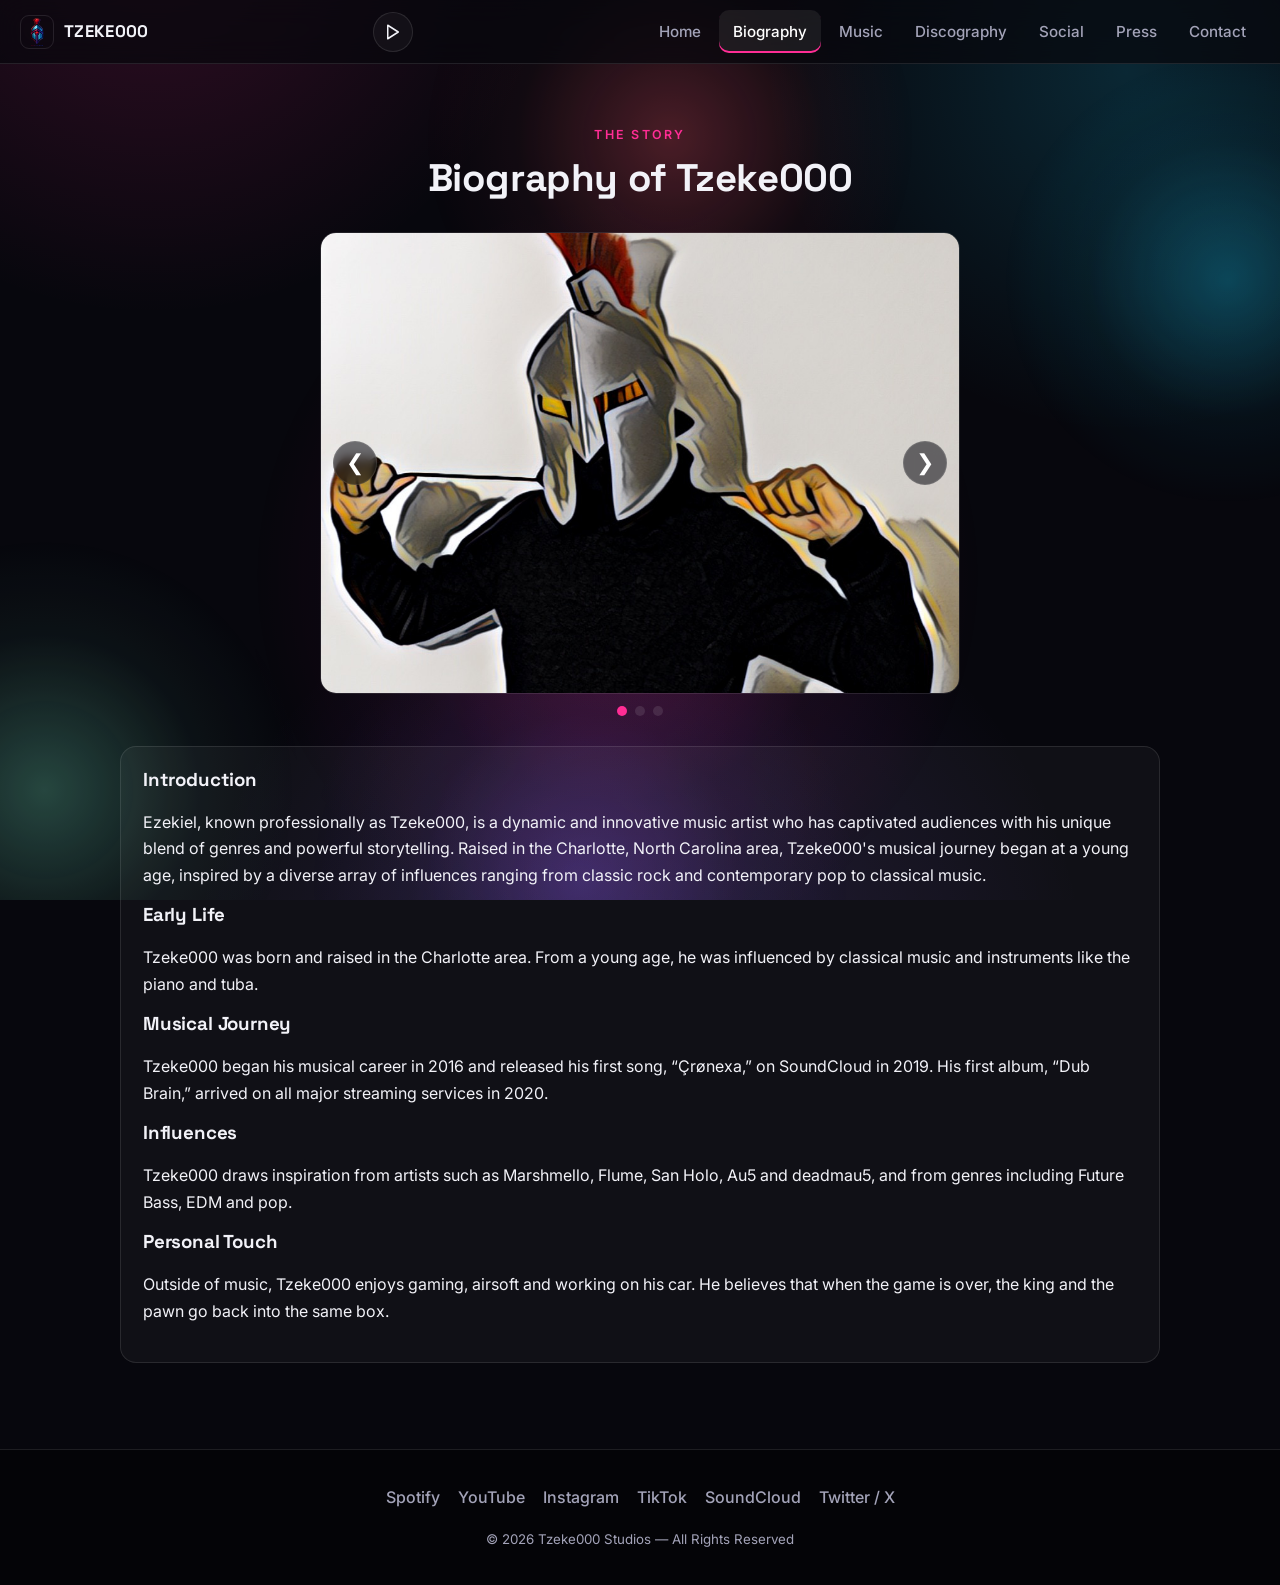
<file: bio.html>
<!DOCTYPE html>
<html lang="en">
<head>
    <meta charset="UTF-8">
    <meta name="viewport" content="width=device-width, initial-scale=1.0">
    <title>Tzeke000 Studios — Biography</title>
    <meta name="description" content="The story of Tzeke000 — from classical roots in Charlotte, NC to Future Bass and EDM.">
    <meta name="theme-color" content="#07070d">
    <link rel="icon" type="image/png" href="Tzeke000icon.png">
    <link rel="apple-touch-icon" href="icons/apple-touch-icon.png">
    <link rel="manifest" href="manifest.webmanifest">
    <meta property="og:type" content="website">
    <meta property="og:site_name" content="Tzeke000 Studios">
    <meta property="og:title" content="Tzeke000 — Biography">
    <meta property="og:description" content="The story of Tzeke000 — from classical roots in Charlotte, NC to Future Bass and EDM.">
    <meta property="og:url" content="https://tzeke000.github.io/bio.html">
    <meta property="og:image" content="https://tzeke000.github.io/og/og-bio.png">
    <meta name="twitter:card" content="summary_large_image">
    <meta name="twitter:title" content="Tzeke000 — Biography">
    <meta name="twitter:description" content="The story of Tzeke000 — from classical roots in Charlotte, NC to Future Bass and EDM.">
    <meta name="twitter:image" content="https://tzeke000.github.io/og/og-bio.png">
    <link rel="preconnect" href="https://fonts.googleapis.com">
    <link rel="preconnect" href="https://fonts.gstatic.com" crossorigin>
    <link href="https://fonts.googleapis.com/css2?family=Inter:wght@400;500;600&family=Space+Grotesk:wght@500;600;700&display=swap" rel="stylesheet">
    <link rel="stylesheet" href="styles.css">
</head>
<body>

<canvas id="bg-canvas" aria-hidden="true"></canvas>

<header class="site-header">
    <a class="brand" href="index.html">
        <img src="Tzeke000icon.png" alt="Tzeke000 logo" width="34" height="34" decoding="async">
        Tzeke000
    </a>
        <button class="audio-toggle" data-audio-toggle data-audio-src="/audio/site-loop.mp3" type="button" aria-label="Play site music" aria-pressed="false">
        <svg class="icon-play" viewBox="0 0 24 24" fill="none" stroke="currentColor" stroke-width="2" stroke-linecap="round" stroke-linejoin="round" aria-hidden="true"><polygon points="5 3 19 12 5 21 5 3"></polygon></svg>
        <svg class="icon-pause" viewBox="0 0 24 24" fill="none" stroke="currentColor" stroke-width="2" stroke-linecap="round" stroke-linejoin="round" aria-hidden="true"><rect x="6" y="4" width="4" height="16"></rect><rect x="14" y="4" width="4" height="16"></rect></svg>
    </button>
    <button class="nav-toggle" aria-label="Toggle menu" aria-expanded="false" aria-controls="nav-links">
        <span></span><span></span><span></span>
    </button>
    <ul class="nav-links" id="nav-links">
        <li><a href="index.html">Home</a></li>
        <li><a href="bio.html">Biography</a></li>
        <li><a href="music.html">Music</a></li>
        <li><a href="discography.html">Discography</a></li>
        <li><a href="social.html">Social</a></li>
        <li><a href="epk.html">Press</a></li>
        <li><a href="contact.html">Contact</a></li>
    </ul>
</header>

<section class="section reveal">
    <div class="section-head">
        <span class="eyebrow">The Story</span>
        <h2>Biography of Tzeke000</h2>
    </div>

    <div class="slideshow" data-slideshow>
        <img class="slide active" src="biopic/pic1.jpeg" alt="Tzeke000 photo 1">
        <img class="slide" src="biopic/pic2.jpeg" alt="Tzeke000 photo 2">
        <img class="slide" src="biopic/pic3.JPG" alt="Tzeke000 photo 3">
        <button class="slide-btn prev" type="button" aria-label="Previous photo">&#10094;</button>
        <button class="slide-btn next" type="button" aria-label="Next photo">&#10095;</button>
    </div>
    <div class="slide-dots" data-slide-dots></div>

    <div class="card" style="margin-top:30px">
        <h3>Introduction</h3>
        <p>Ezekiel, known professionally as Tzeke000, is a dynamic and innovative music artist who has captivated audiences with his unique blend of genres and powerful storytelling. Raised in the Charlotte, North Carolina area, Tzeke000's musical journey began at a young age, inspired by a diverse array of influences ranging from classic rock and contemporary pop to classical music.</p>

        <h3>Early Life</h3>
        <p>Tzeke000 was born and raised in the Charlotte area. From a young age, he was influenced by classical music and instruments like the piano and tuba.</p>

        <h3>Musical Journey</h3>
        <p>Tzeke000 began his musical career in 2016 and released his first song, &ldquo;Çrønexa,&rdquo; on SoundCloud in 2019. His first album, &ldquo;Dub Brain,&rdquo; arrived on all major streaming services in 2020.</p>

        <h3>Influences</h3>
        <p>Tzeke000 draws inspiration from artists such as Marshmello, Flume, San Holo, Au5 and deadmau5, and from genres including Future Bass, EDM and pop.</p>

        <h3>Personal Touch</h3>
        <p>Outside of music, Tzeke000 enjoys gaming, airsoft and working on his car. He believes that when the game is over, the king and the pawn go back into the same box.</p>
    </div>
</section>

<footer class="site-footer">
    <div class="footer-social">
        <a href="https://open.spotify.com/artist/3OGoSdHCFrG0wLdROotkfY" target="_blank" rel="noopener">Spotify</a>
        <a href="https://youtube.com/@tzeke000" target="_blank" rel="noopener">YouTube</a>
        <a href="https://www.instagram.com/tzeke000/" target="_blank" rel="noopener">Instagram</a>
        <a href="https://www.tiktok.com/@tzeke000" target="_blank" rel="noopener">TikTok</a>
        <a href="https://on.soundcloud.com/QuRZXoaB4cUPxlv3PZ" target="_blank" rel="noopener">SoundCloud</a>
        <a href="https://twitter.com/tzeke0001" target="_blank" rel="noopener">Twitter / X</a>
    </div>
    <small>&copy; <span data-year>2026</span> Tzeke000 Studios — All Rights Reserved</small>
</footer>

<script src="main.js"></script>
<script data-goatcounter="https://tzeke000.goatcounter.com/count"
        async src="//gc.zgo.at/count.js"></script>
</body>
</html>
</file>
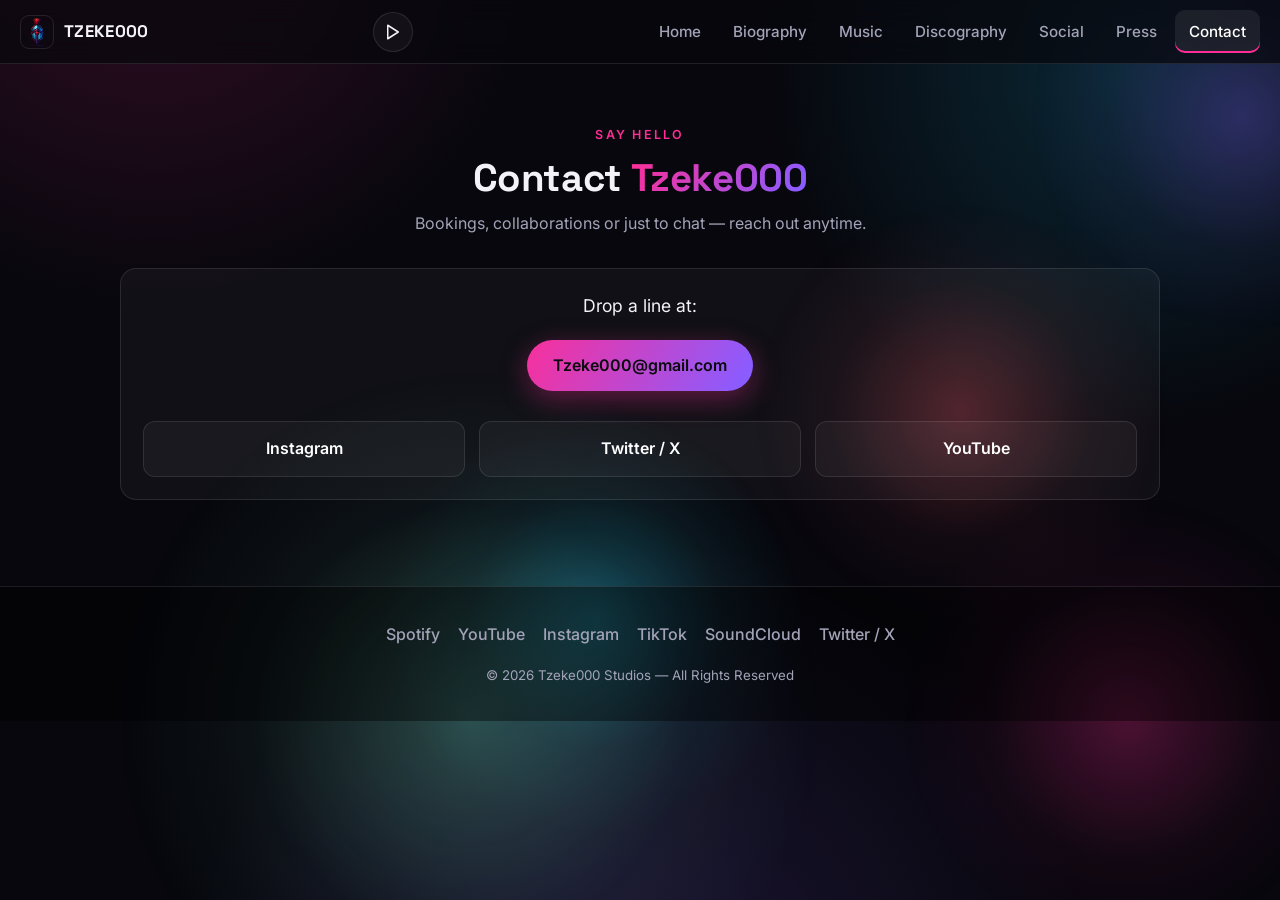
<file: contact.html>
<!DOCTYPE html>
<html lang="en">
<head>
    <meta charset="UTF-8">
    <meta name="viewport" content="width=device-width, initial-scale=1.0">
    <title>Tzeke000 Studios — Contact</title>
    <meta name="description" content="Get in touch with Tzeke000 for bookings, collaborations and more.">
    <meta name="theme-color" content="#07070d">
    <link rel="icon" type="image/png" href="Tzeke000icon.png">
    <link rel="apple-touch-icon" href="icons/apple-touch-icon.png">
    <link rel="manifest" href="manifest.webmanifest">
    <meta property="og:type" content="website">
    <meta property="og:site_name" content="Tzeke000 Studios">
    <meta property="og:title" content="Tzeke000 — Contact">
    <meta property="og:description" content="Get in touch with Tzeke000 for bookings, collaborations and more.">
    <meta property="og:url" content="https://tzeke000.github.io/contact.html">
    <meta property="og:image" content="https://tzeke000.github.io/og/og-contact.png">
    <meta name="twitter:card" content="summary_large_image">
    <meta name="twitter:title" content="Tzeke000 — Contact">
    <meta name="twitter:description" content="Get in touch with Tzeke000 for bookings, collaborations and more.">
    <meta name="twitter:image" content="https://tzeke000.github.io/og/og-contact.png">
    <link rel="preconnect" href="https://fonts.googleapis.com">
    <link rel="preconnect" href="https://fonts.gstatic.com" crossorigin>
    <link href="https://fonts.googleapis.com/css2?family=Inter:wght@400;500;600&family=Space+Grotesk:wght@500;600;700&display=swap" rel="stylesheet">
    <link rel="stylesheet" href="styles.css">
</head>
<body>

<canvas id="bg-canvas" aria-hidden="true"></canvas>

<header class="site-header">
    <a class="brand" href="index.html">
        <img src="Tzeke000icon.png" alt="Tzeke000 logo" width="34" height="34" decoding="async">
        Tzeke000
    </a>
        <button class="audio-toggle" data-audio-toggle data-audio-src="/audio/site-loop.mp3" type="button" aria-label="Play site music" aria-pressed="false">
        <svg class="icon-play" viewBox="0 0 24 24" fill="none" stroke="currentColor" stroke-width="2" stroke-linecap="round" stroke-linejoin="round" aria-hidden="true"><polygon points="5 3 19 12 5 21 5 3"></polygon></svg>
        <svg class="icon-pause" viewBox="0 0 24 24" fill="none" stroke="currentColor" stroke-width="2" stroke-linecap="round" stroke-linejoin="round" aria-hidden="true"><rect x="6" y="4" width="4" height="16"></rect><rect x="14" y="4" width="4" height="16"></rect></svg>
    </button>
    <button class="nav-toggle" aria-label="Toggle menu" aria-expanded="false" aria-controls="nav-links">
        <span></span><span></span><span></span>
    </button>
    <ul class="nav-links" id="nav-links">
        <li><a href="index.html">Home</a></li>
        <li><a href="bio.html">Biography</a></li>
        <li><a href="music.html">Music</a></li>
        <li><a href="discography.html">Discography</a></li>
        <li><a href="social.html">Social</a></li>
        <li><a href="epk.html">Press</a></li>
        <li><a href="contact.html">Contact</a></li>
    </ul>
</header>

<section class="section reveal">
    <div class="section-head">
        <span class="eyebrow">Say Hello</span>
        <h2>Contact <span class="gradient-text">Tzeke000</span></h2>
        <p>Bookings, collaborations or just to chat — reach out anytime.</p>
    </div>

    <div class="card" style="text-align:center">
        <p style="font-size:1.1rem;margin:0 0 20px">Drop a line at:</p>
        <a class="btn btn-primary" href="mailto:Tzeke000@gmail.com">Tzeke000@gmail.com</a>
        <div class="social-grid" style="margin-top:30px;margin-bottom:0">
            <a href="https://www.instagram.com/tzeke000/" target="_blank" rel="noopener">Instagram</a>
            <a href="https://twitter.com/tzeke0001" target="_blank" rel="noopener">Twitter / X</a>
            <a href="https://www.youtube.com/@tzeke000" target="_blank" rel="noopener">YouTube</a>
        </div>
    </div>
</section>

<footer class="site-footer">
    <div class="footer-social">
        <a href="https://open.spotify.com/artist/3OGoSdHCFrG0wLdROotkfY" target="_blank" rel="noopener">Spotify</a>
        <a href="https://youtube.com/@tzeke000" target="_blank" rel="noopener">YouTube</a>
        <a href="https://www.instagram.com/tzeke000/" target="_blank" rel="noopener">Instagram</a>
        <a href="https://www.tiktok.com/@tzeke000" target="_blank" rel="noopener">TikTok</a>
        <a href="https://on.soundcloud.com/QuRZXoaB4cUPxlv3PZ" target="_blank" rel="noopener">SoundCloud</a>
        <a href="https://twitter.com/tzeke0001" target="_blank" rel="noopener">Twitter / X</a>
    </div>
    <small>&copy; <span data-year>2026</span> Tzeke000 Studios — All Rights Reserved</small>
</footer>

<script src="main.js"></script>
<script data-goatcounter="https://tzeke000.goatcounter.com/count"
        async src="//gc.zgo.at/count.js"></script>
</body>
</html>
</file>
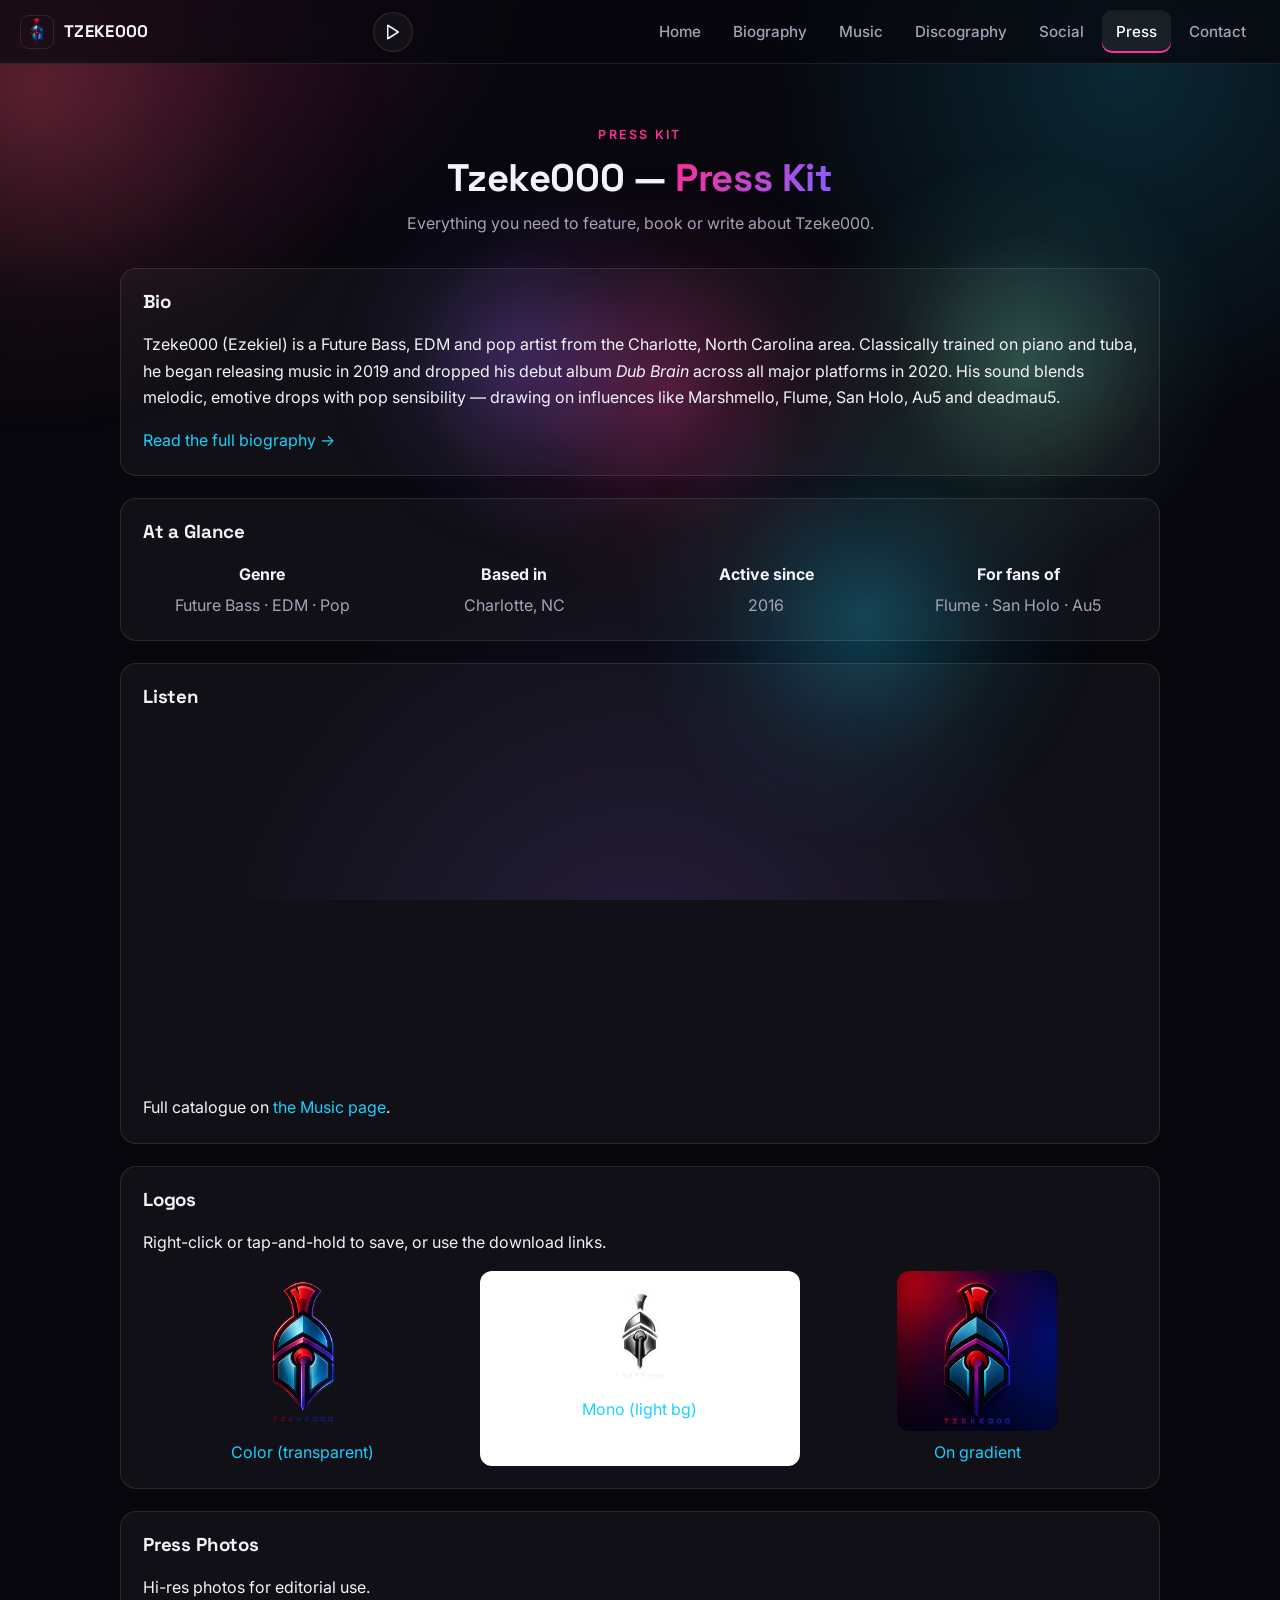
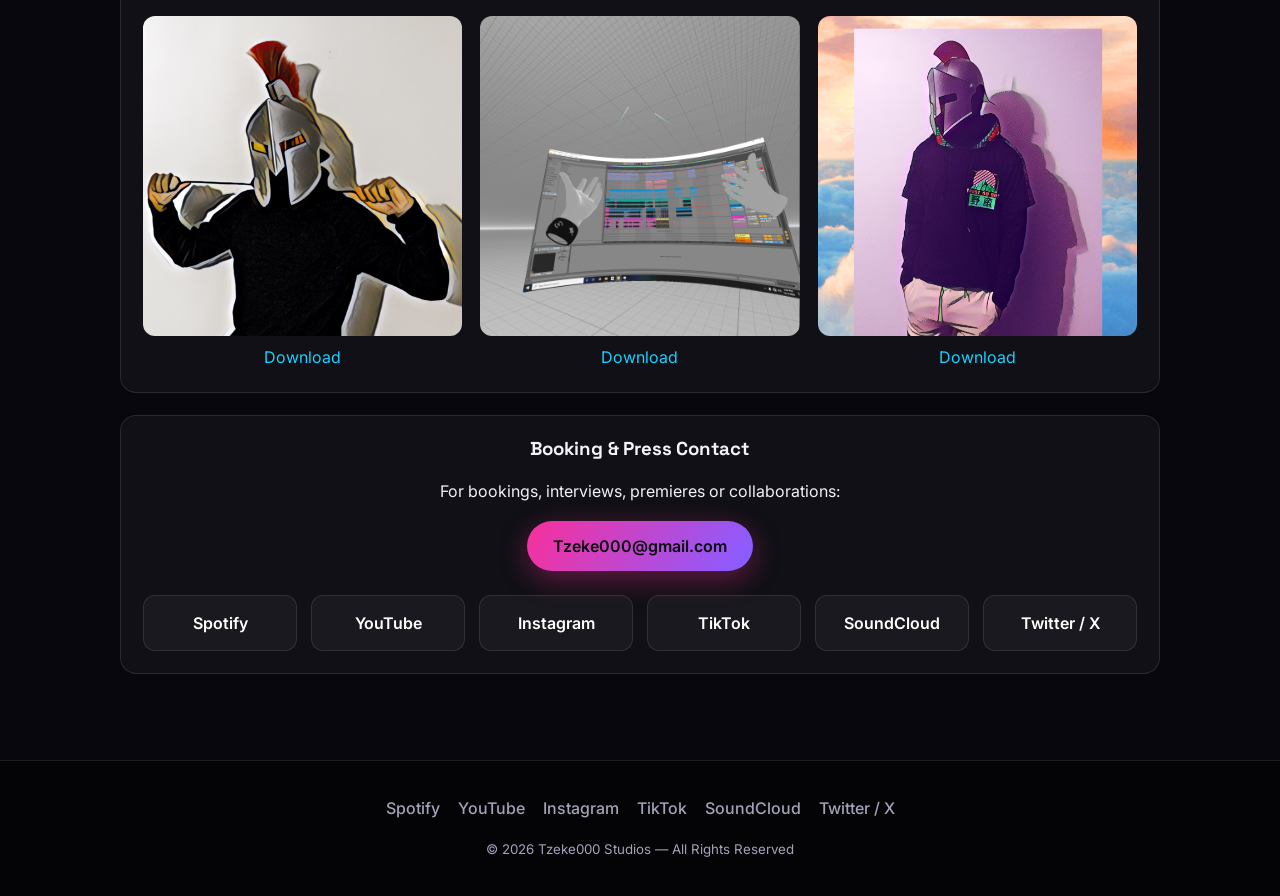
<file: epk.html>
<!DOCTYPE html>
<html lang="en">
<head>
    <meta charset="UTF-8">
    <meta name="viewport" content="width=device-width, initial-scale=1.0">
    <title>Tzeke000 Studios — Press Kit</title>
    <meta name="description" content="Official press kit for Tzeke000 — bio, photos, logos, streaming links and booking contact.">
    <meta name="theme-color" content="#07070d">
    <link rel="icon" type="image/png" href="Tzeke000icon.png">
    <link rel="apple-touch-icon" href="icons/apple-touch-icon.png">
    <link rel="manifest" href="manifest.webmanifest">
    <meta property="og:type" content="website">
    <meta property="og:site_name" content="Tzeke000 Studios">
    <meta property="og:title" content="Tzeke000 — Press Kit">
    <meta property="og:description" content="Bio, photos, logos, streaming links and booking contact for Tzeke000.">
    <meta property="og:url" content="https://tzeke000.github.io/epk.html">
    <meta property="og:image" content="https://tzeke000.github.io/og/og-epk.png">
    <meta name="twitter:card" content="summary_large_image">
    <meta name="twitter:title" content="Tzeke000 — Press Kit">
    <meta name="twitter:description" content="Bio, photos, logos, streaming links and booking contact for Tzeke000.">
    <meta name="twitter:image" content="https://tzeke000.github.io/og/og-epk.png">
    <link rel="preconnect" href="https://fonts.googleapis.com">
    <link rel="preconnect" href="https://fonts.gstatic.com" crossorigin>
    <link href="https://fonts.googleapis.com/css2?family=Inter:wght@400;500;600&family=Space+Grotesk:wght@500;600;700&display=swap" rel="stylesheet">
    <link rel="stylesheet" href="styles.css">
</head>
<body>

<canvas id="bg-canvas" aria-hidden="true"></canvas>

<header class="site-header">
    <a class="brand" href="index.html">
        <img src="Tzeke000icon.png" alt="Tzeke000 logo" width="34" height="34" decoding="async">
        Tzeke000
    </a>
        <button class="audio-toggle" data-audio-toggle data-audio-src="/audio/site-loop.mp3" type="button" aria-label="Play site music" aria-pressed="false">
        <svg class="icon-play" viewBox="0 0 24 24" fill="none" stroke="currentColor" stroke-width="2" stroke-linecap="round" stroke-linejoin="round" aria-hidden="true"><polygon points="5 3 19 12 5 21 5 3"></polygon></svg>
        <svg class="icon-pause" viewBox="0 0 24 24" fill="none" stroke="currentColor" stroke-width="2" stroke-linecap="round" stroke-linejoin="round" aria-hidden="true"><rect x="6" y="4" width="4" height="16"></rect><rect x="14" y="4" width="4" height="16"></rect></svg>
    </button>
    <button class="nav-toggle" aria-label="Toggle menu" aria-expanded="false" aria-controls="nav-links">
        <span></span><span></span><span></span>
    </button>
    <ul class="nav-links" id="nav-links">
        <li><a href="index.html">Home</a></li>
        <li><a href="bio.html">Biography</a></li>
        <li><a href="music.html">Music</a></li>
        <li><a href="discography.html">Discography</a></li>
        <li><a href="social.html">Social</a></li>
        <li><a href="epk.html">Press</a></li>
        <li><a href="contact.html">Contact</a></li>
    </ul>
</header>

<section class="section reveal">
    <div class="section-head">
        <span class="eyebrow">Press Kit</span>
        <h2>Tzeke000 — <span class="gradient-text">Press Kit</span></h2>
        <p>Everything you need to feature, book or write about Tzeke000.</p>
    </div>

    <div class="card">
        <h3>Bio</h3>
        <p>Tzeke000 (Ezekiel) is a Future Bass, EDM and pop artist from the Charlotte, North Carolina area. Classically trained on piano and tuba, he began releasing music in 2019 and dropped his debut album <em>Dub Brain</em> across all major platforms in 2020. His sound blends melodic, emotive drops with pop sensibility — drawing on influences like Marshmello, Flume, San Holo, Au5 and deadmau5.</p>
        <p style="margin-bottom:0"><a href="bio.html">Read the full biography &rarr;</a></p>
    </div>

    <div class="card">
        <h3>At a Glance</h3>
        <div class="social-grid" style="margin-bottom:0">
            <span style="display:flex;flex-direction:column;gap:4px;align-items:center"><strong>Genre</strong><span style="color:var(--muted)">Future Bass · EDM · Pop</span></span>
            <span style="display:flex;flex-direction:column;gap:4px;align-items:center"><strong>Based in</strong><span style="color:var(--muted)">Charlotte, NC</span></span>
            <span style="display:flex;flex-direction:column;gap:4px;align-items:center"><strong>Active since</strong><span style="color:var(--muted)">2016</span></span>
            <span style="display:flex;flex-direction:column;gap:4px;align-items:center"><strong>For fans of</strong><span style="color:var(--muted)">Flume · San Holo · Au5</span></span>
        </div>
    </div>

    <div class="card">
        <h3>Listen</h3>
        <iframe class="embed-frame" title="Tzeke000 — latest release on Spotify" style="height:352px"
            src="https://open.spotify.com/embed/album/58b5uz4leKL0sfmOHb9FM9"
            allow="encrypted-media" loading="lazy"></iframe>
        <p style="margin-bottom:0">Full catalogue on <a href="music.html">the Music page</a>.</p>
    </div>

    <div class="card">
        <h3>Logos</h3>
        <p>Right-click or tap-and-hold to save, or use the download links.</p>
        <div class="video-grid">
            <div style="text-align:center">
                <img src="Tzeke000icon.png" alt="Tzeke000 logo — color" style="max-width:160px;margin:0 auto;border-radius:12px">
                <p style="margin:8px 0 0"><a href="Tzeke000icon.png" download>Color (transparent)</a></p>
            </div>
            <div style="text-align:center;background:#fff;border-radius:12px;padding:10px">
                <img src="Tzeke000icon-mono.png" alt="Tzeke000 logo — mono" style="max-width:160px;margin:0 auto">
                <p style="margin:8px 0 0"><a href="Tzeke000icon-mono.png" download>Mono (light bg)</a></p>
            </div>
            <div style="text-align:center">
                <img src="Tzeke000icon-dark.png" alt="Tzeke000 logo — on gradient" style="max-width:160px;margin:0 auto;border-radius:12px">
                <p style="margin:8px 0 0"><a href="Tzeke000icon-dark.png" download>On gradient</a></p>
            </div>
        </div>
    </div>

    <div class="card">
        <h3>Press Photos</h3>
        <p>Hi-res photos for editorial use.</p>
        <div class="video-grid">
            <div style="text-align:center">
                <img src="biopic/pic1.jpeg" alt="Tzeke000 press photo 1" style="border-radius:12px;aspect-ratio:1;object-fit:cover">
                <p style="margin:8px 0 0"><a href="biopic/pic1.jpeg" download>Download</a></p>
            </div>
            <div style="text-align:center">
                <img src="biopic/pic2.jpeg" alt="Tzeke000 press photo 2" style="border-radius:12px;aspect-ratio:1;object-fit:cover">
                <p style="margin:8px 0 0"><a href="biopic/pic2.jpeg" download>Download</a></p>
            </div>
            <div style="text-align:center">
                <img src="biopic/pic3.JPG" alt="Tzeke000 press photo 3" style="border-radius:12px;aspect-ratio:1;object-fit:cover">
                <p style="margin:8px 0 0"><a href="biopic/pic3.JPG" download>Download</a></p>
            </div>
        </div>
    </div>

    <div class="card" style="text-align:center">
        <h3>Booking &amp; Press Contact</h3>
        <p>For bookings, interviews, premieres or collaborations:</p>
        <a class="btn btn-primary" href="mailto:Tzeke000@gmail.com?subject=Booking%20%2F%20Press%20Inquiry%20%E2%80%94%20Tzeke000">Tzeke000@gmail.com</a>
        <div class="social-grid" style="margin-top:24px;margin-bottom:0">
            <a href="https://open.spotify.com/artist/3OGoSdHCFrG0wLdROotkfY" target="_blank" rel="noopener">Spotify</a>
            <a href="https://youtube.com/@tzeke000" target="_blank" rel="noopener">YouTube</a>
            <a href="https://www.instagram.com/tzeke000/" target="_blank" rel="noopener">Instagram</a>
            <a href="https://www.tiktok.com/@tzeke000" target="_blank" rel="noopener">TikTok</a>
            <a href="https://on.soundcloud.com/QuRZXoaB4cUPxlv3PZ" target="_blank" rel="noopener">SoundCloud</a>
            <a href="https://twitter.com/tzeke0001" target="_blank" rel="noopener">Twitter / X</a>
        </div>
    </div>
</section>

<footer class="site-footer">
    <div class="footer-social">
        <a href="https://open.spotify.com/artist/3OGoSdHCFrG0wLdROotkfY" target="_blank" rel="noopener">Spotify</a>
        <a href="https://youtube.com/@tzeke000" target="_blank" rel="noopener">YouTube</a>
        <a href="https://www.instagram.com/tzeke000/" target="_blank" rel="noopener">Instagram</a>
        <a href="https://www.tiktok.com/@tzeke000" target="_blank" rel="noopener">TikTok</a>
        <a href="https://on.soundcloud.com/QuRZXoaB4cUPxlv3PZ" target="_blank" rel="noopener">SoundCloud</a>
        <a href="https://twitter.com/tzeke0001" target="_blank" rel="noopener">Twitter / X</a>
    </div>
    <small>&copy; <span data-year>2026</span> Tzeke000 Studios — All Rights Reserved</small>
</footer>

<script src="main.js"></script>
<script data-goatcounter="https://tzeke000.goatcounter.com/count"
        async src="//gc.zgo.at/count.js"></script>
</body>
</html>
</file>
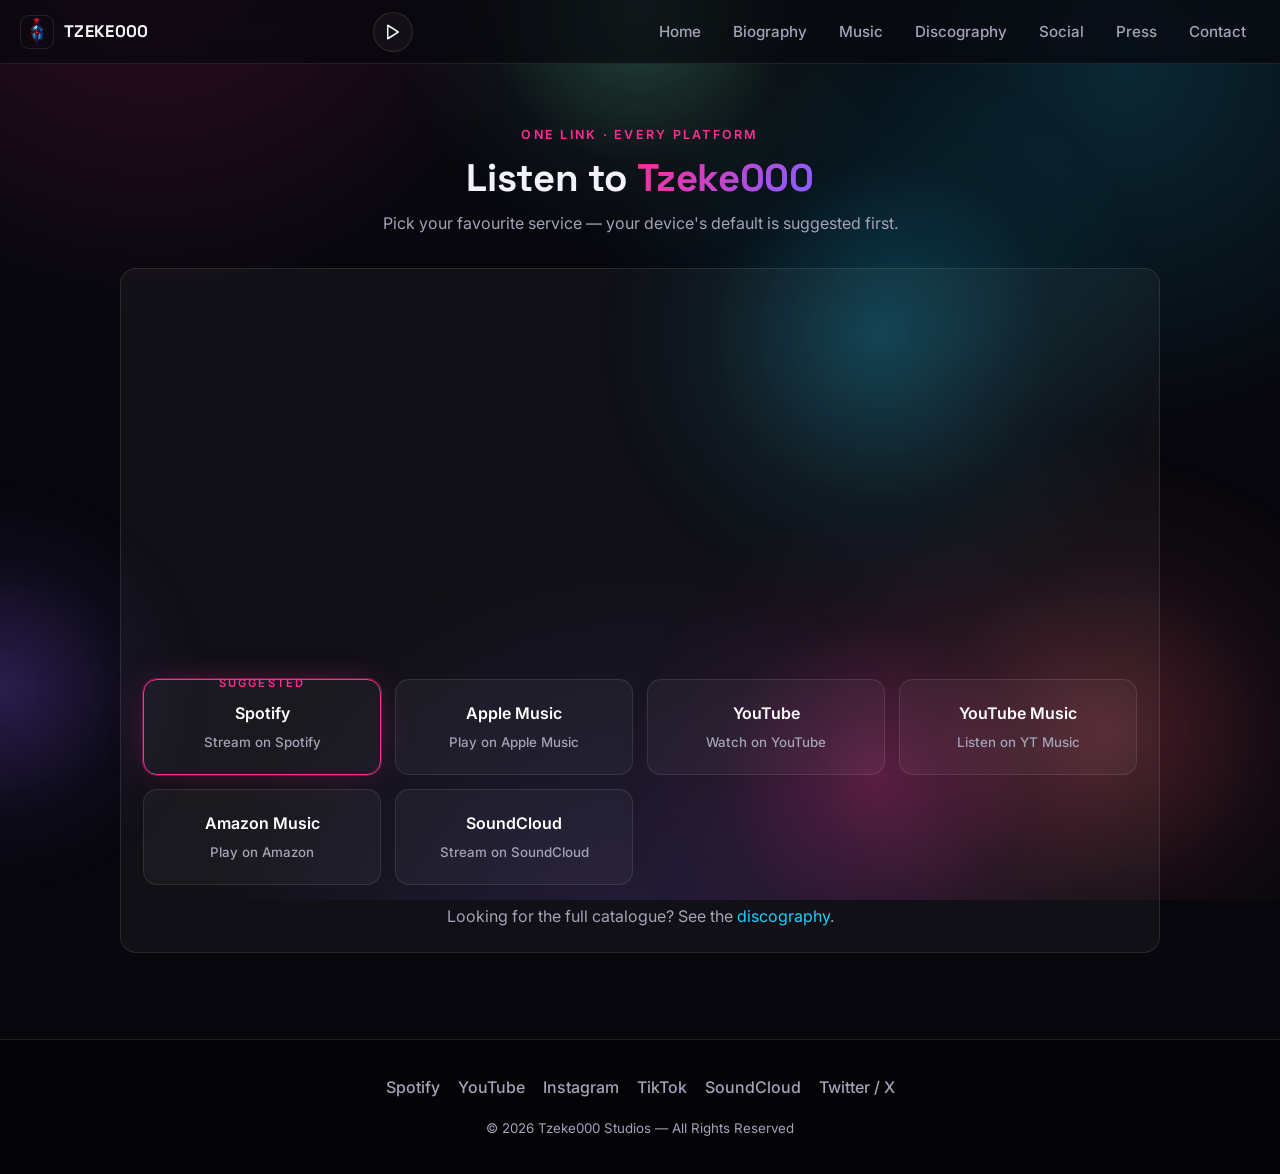
<file: listen.html>
<!DOCTYPE html>
<html lang="en">
<head>
    <meta charset="UTF-8">
    <meta name="viewport" content="width=device-width, initial-scale=1.0">
    <title>Tzeke000 — Listen Now</title>
    <meta name="description" content="One link, every platform. Pick where you want to listen to Tzeke000.">
    <meta name="theme-color" content="#07070d">
    <link rel="icon" type="image/png" href="Tzeke000icon.png">
    <link rel="apple-touch-icon" href="icons/apple-touch-icon.png">
    <link rel="manifest" href="manifest.webmanifest">
    <meta property="og:type" content="music.song">
    <meta property="og:site_name" content="Tzeke000 Studios">
    <meta property="og:title" content="Tzeke000 — Listen Now">
    <meta property="og:description" content="One link, every platform. Pick where you want to listen to Tzeke000.">
    <meta property="og:url" content="https://tzeke000.github.io/listen.html">
    <meta property="og:image" content="https://tzeke000.github.io/og/og-listen.png">
    <meta name="twitter:card" content="summary_large_image">
    <meta name="twitter:title" content="Tzeke000 — Listen Now">
    <meta name="twitter:description" content="One link, every platform. Pick where you want to listen to Tzeke000.">
    <meta name="twitter:image" content="https://tzeke000.github.io/og/og-listen.png">
    <link rel="preconnect" href="https://fonts.googleapis.com">
    <link rel="preconnect" href="https://fonts.gstatic.com" crossorigin>
    <link href="https://fonts.googleapis.com/css2?family=Inter:wght@400;500;600&family=Space+Grotesk:wght@500;600;700&display=swap" rel="stylesheet">
    <link rel="stylesheet" href="styles.css">
    <style>
      .platforms { display:grid; grid-template-columns:repeat(auto-fit,minmax(220px,1fr)); gap:14px; margin-top:8px; }
      .platforms a { display:flex; flex-direction:column; align-items:center; justify-content:center; gap:6px;
        min-height:96px; padding:18px 14px; font-weight:600; color:#fff;
        background:var(--surface); border:1px solid var(--border); border-radius:14px;
        text-align:center; transition:transform .2s ease, border-color .2s ease, background .2s ease; }
      .platforms a:hover { transform:translateY(-3px); border-color:var(--magenta); background:var(--surface-2); }
      .platforms a small { color:var(--muted); font-weight:500; }
      .platforms a[data-suggested="1"] { border-color:var(--magenta); box-shadow:0 0 0 1px rgba(255,45,149,.35), 0 0 40px -10px rgba(255,45,149,.35); }
      .platforms a[data-suggested="1"]::after { content:"Suggested"; position:absolute; transform:translate(0,-44px);
        font-size:.7rem; letter-spacing:.18em; text-transform:uppercase; color:var(--magenta); }
      .platforms a { position:relative; }
    </style>
</head>
<body>

<canvas id="bg-canvas" aria-hidden="true"></canvas>

<header class="site-header">
    <a class="brand" href="index.html">
        <img src="Tzeke000icon.png" alt="Tzeke000 logo" width="34" height="34" decoding="async">
        Tzeke000
    </a>
        <button class="audio-toggle" data-audio-toggle data-audio-src="/audio/site-loop.mp3" type="button" aria-label="Play site music" aria-pressed="false">
        <svg class="icon-play" viewBox="0 0 24 24" fill="none" stroke="currentColor" stroke-width="2" stroke-linecap="round" stroke-linejoin="round" aria-hidden="true"><polygon points="5 3 19 12 5 21 5 3"></polygon></svg>
        <svg class="icon-pause" viewBox="0 0 24 24" fill="none" stroke="currentColor" stroke-width="2" stroke-linecap="round" stroke-linejoin="round" aria-hidden="true"><rect x="6" y="4" width="4" height="16"></rect><rect x="14" y="4" width="4" height="16"></rect></svg>
    </button>
    <button class="nav-toggle" aria-label="Toggle menu" aria-expanded="false" aria-controls="nav-links">
        <span></span><span></span><span></span>
    </button>
    <ul class="nav-links" id="nav-links">
        <li><a href="index.html">Home</a></li>
        <li><a href="bio.html">Biography</a></li>
        <li><a href="music.html">Music</a></li>
        <li><a href="discography.html">Discography</a></li>
        <li><a href="social.html">Social</a></li>
        <li><a href="epk.html">Press</a></li>
        <li><a href="contact.html">Contact</a></li>
    </ul>
</header>

<section class="section reveal">
    <div class="section-head">
        <span class="eyebrow">One Link · Every Platform</span>
        <h2>Listen to <span class="gradient-text">Tzeke000</span></h2>
        <p>Pick your favourite service — your device's default is suggested first.</p>
    </div>

    <div class="card">
        <iframe class="embed-frame" title="Tzeke000 — latest release on Spotify" style="height:380px"
            src="https://open.spotify.com/embed/album/58b5uz4leKL0sfmOHb9FM9"
            allow="encrypted-media" loading="lazy"></iframe>
        <div class="platforms" data-listen-platforms>
            <a href="https://open.spotify.com/artist/3OGoSdHCFrG0wLdROotkfY" target="_blank" rel="noopener" data-platform="spotify">
                Spotify <small>Stream on Spotify</small>
            </a>
            <a href="https://music.apple.com/us/artist/tzeke000/1496483739" target="_blank" rel="noopener" data-platform="apple">
                Apple Music <small>Play on Apple Music</small>
            </a>
            <a href="https://www.youtube.com/@tzeke000" target="_blank" rel="noopener" data-platform="youtube">
                YouTube <small>Watch on YouTube</small>
            </a>
            <a href="https://music.youtube.com/channel/UC_KronLt3Lr6QXPFJktc8fQ" target="_blank" rel="noopener" data-platform="youtube-music">
                YouTube Music <small>Listen on YT Music</small>
            </a>
            <a href="https://www.amazon.com/music/player/artists/B0847TNFV1/tzeke000" target="_blank" rel="noopener" data-platform="amazon">
                Amazon Music <small>Play on Amazon</small>
            </a>
            <a href="https://on.soundcloud.com/QuRZXoaB4cUPxlv3PZ" target="_blank" rel="noopener" data-platform="soundcloud">
                SoundCloud <small>Stream on SoundCloud</small>
            </a>
        </div>
        <p style="color:var(--muted);margin:18px 0 0;text-align:center">
            Looking for the full catalogue? See the <a href="discography.html">discography</a>.
        </p>
    </div>
</section>

<footer class="site-footer">
    <div class="footer-social">
        <a href="https://open.spotify.com/artist/3OGoSdHCFrG0wLdROotkfY" target="_blank" rel="noopener">Spotify</a>
        <a href="https://youtube.com/@tzeke000" target="_blank" rel="noopener">YouTube</a>
        <a href="https://www.instagram.com/tzeke000/" target="_blank" rel="noopener">Instagram</a>
        <a href="https://www.tiktok.com/@tzeke000" target="_blank" rel="noopener">TikTok</a>
        <a href="https://on.soundcloud.com/QuRZXoaB4cUPxlv3PZ" target="_blank" rel="noopener">SoundCloud</a>
        <a href="https://twitter.com/tzeke0001" target="_blank" rel="noopener">Twitter / X</a>
    </div>
    <small>&copy; <span data-year>2026</span> Tzeke000 Studios — All Rights Reserved</small>
</footer>

<script src="main.js"></script>
<script data-goatcounter="https://tzeke000.goatcounter.com/count"
        async src="//gc.zgo.at/count.js"></script>
</body>
</html>
</file>
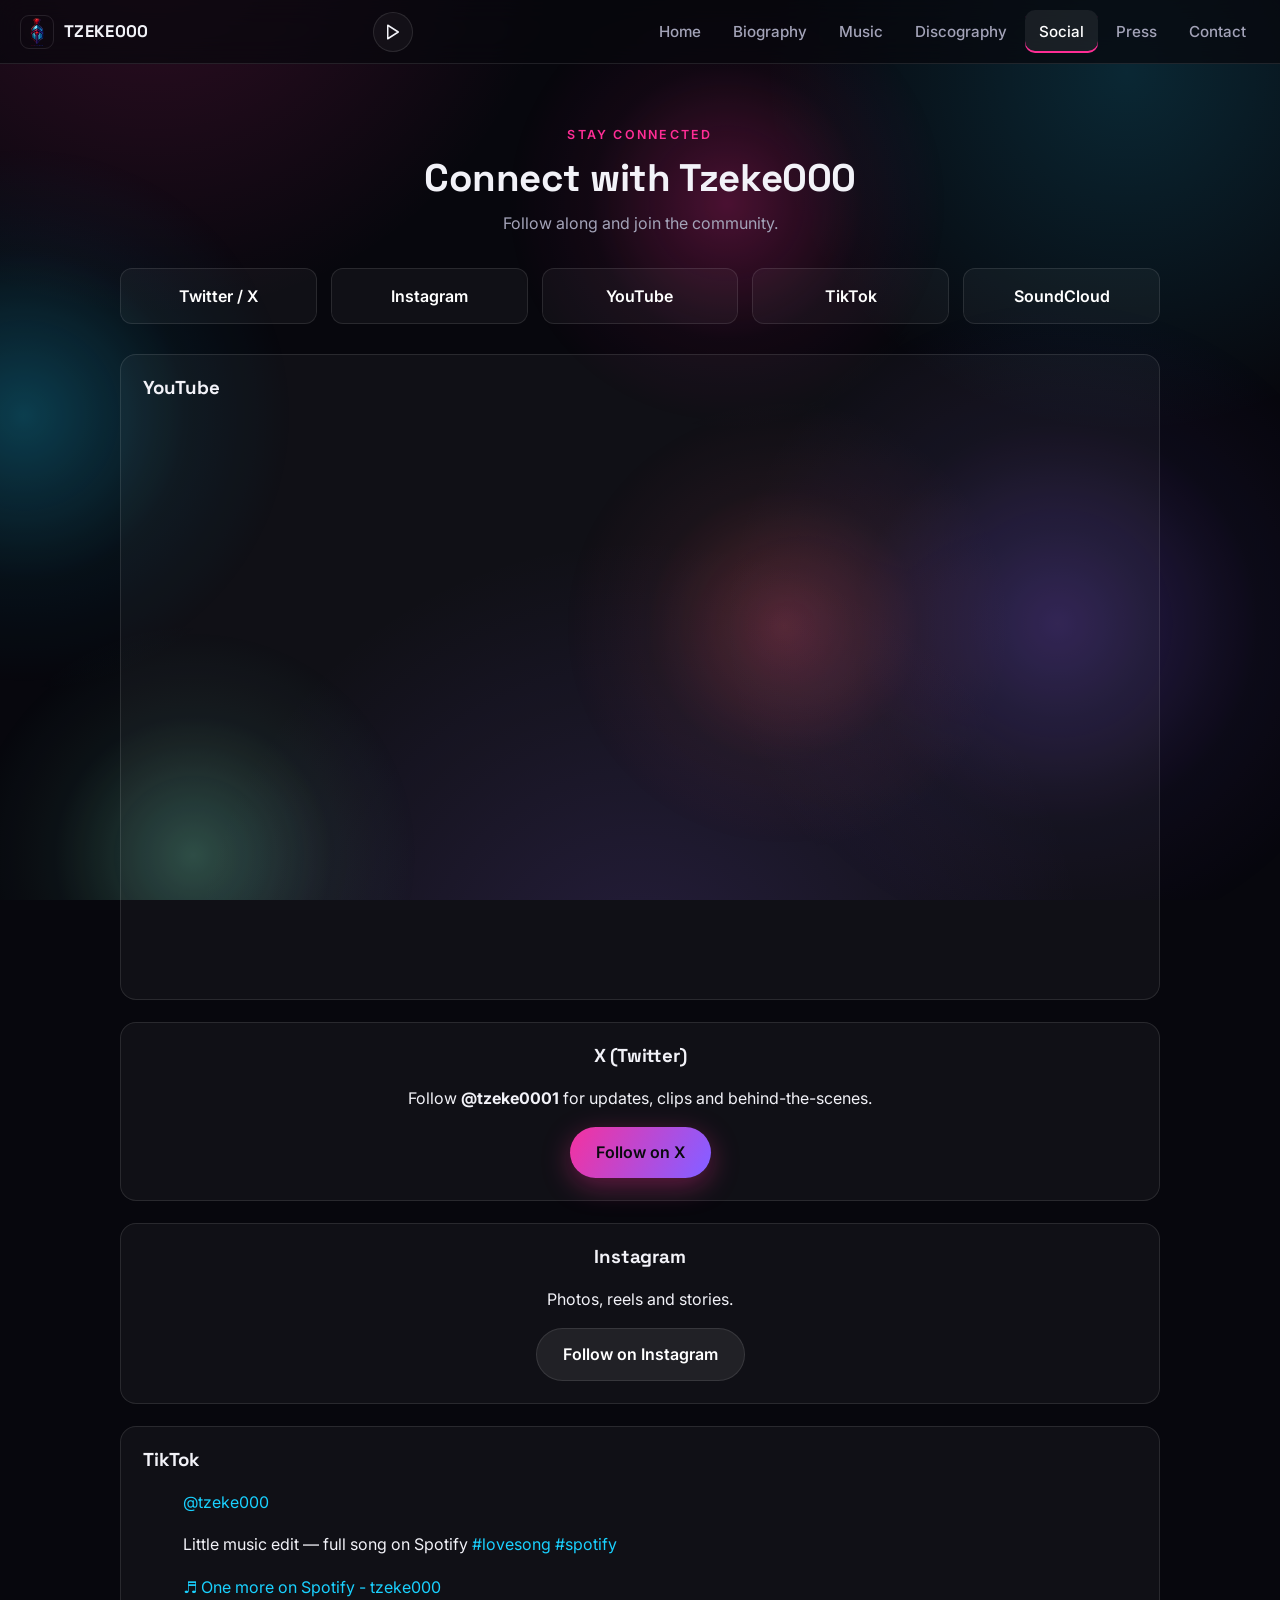
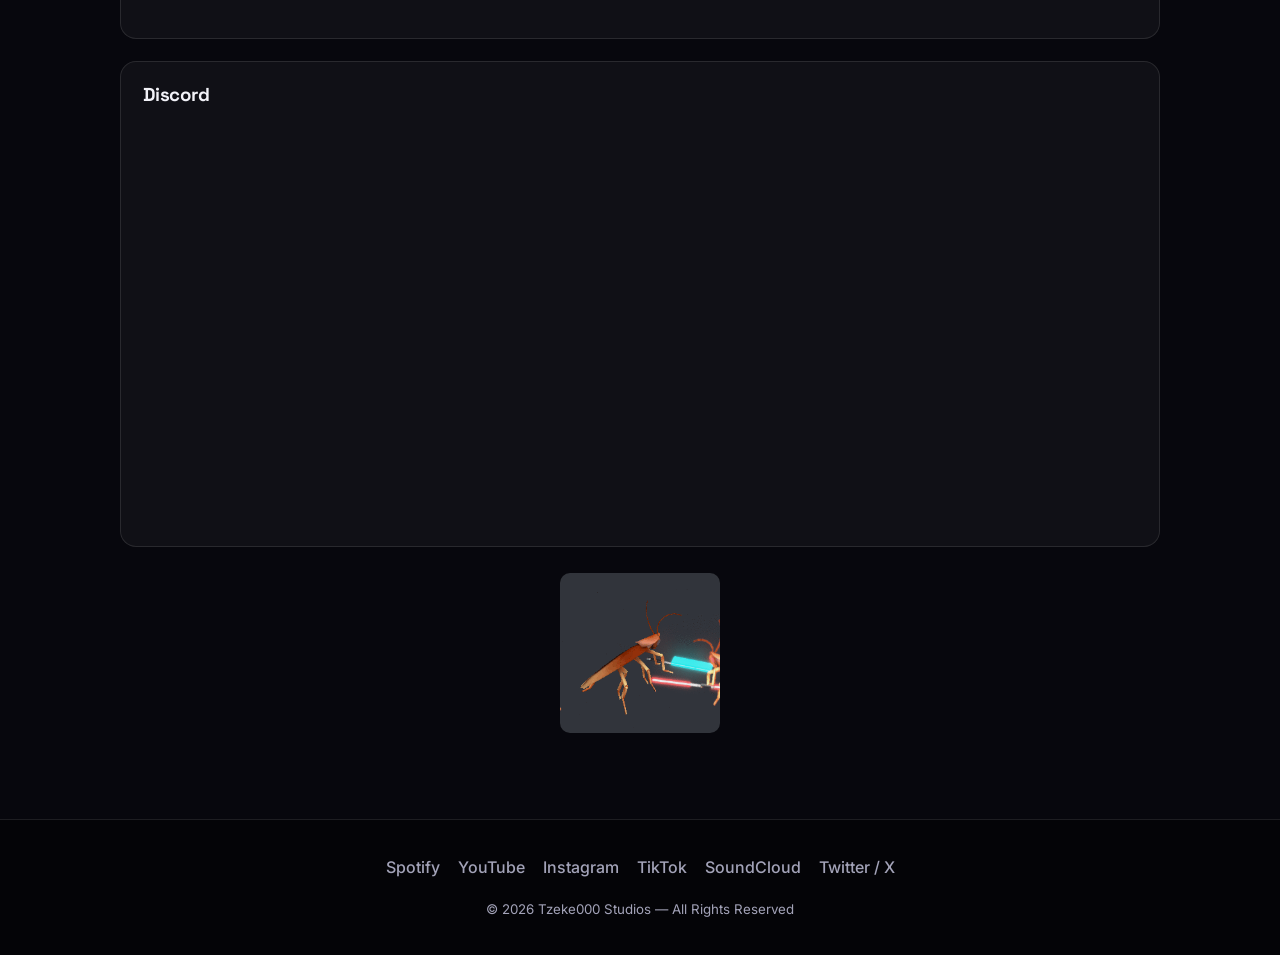
<file: social.html>
<!DOCTYPE html>
<html lang="en">
<head>
    <meta charset="UTF-8">
    <meta name="viewport" content="width=device-width, initial-scale=1.0">
    <title>Tzeke000 Studios — Social</title>
    <meta name="description" content="Connect with Tzeke000 on X, Instagram, YouTube, TikTok and Discord.">
    <meta name="theme-color" content="#07070d">
    <link rel="icon" type="image/png" href="Tzeke000icon.png">
    <link rel="apple-touch-icon" href="icons/apple-touch-icon.png">
    <link rel="manifest" href="manifest.webmanifest">
    <meta property="og:type" content="website">
    <meta property="og:site_name" content="Tzeke000 Studios">
    <meta property="og:title" content="Tzeke000 — Social">
    <meta property="og:description" content="Connect with Tzeke000 on X, Instagram, YouTube, TikTok and Discord.">
    <meta property="og:url" content="https://tzeke000.github.io/social.html">
    <meta property="og:image" content="https://tzeke000.github.io/og/og-social.png">
    <meta name="twitter:card" content="summary_large_image">
    <meta name="twitter:title" content="Tzeke000 — Social">
    <meta name="twitter:description" content="Connect with Tzeke000 on X, Instagram, YouTube, TikTok and Discord.">
    <meta name="twitter:image" content="https://tzeke000.github.io/og/og-social.png">
    <link rel="preconnect" href="https://fonts.googleapis.com">
    <link rel="preconnect" href="https://fonts.gstatic.com" crossorigin>
    <link href="https://fonts.googleapis.com/css2?family=Inter:wght@400;500;600&family=Space+Grotesk:wght@500;600;700&display=swap" rel="stylesheet">
    <link rel="stylesheet" href="styles.css">
</head>
<body>

<canvas id="bg-canvas" aria-hidden="true"></canvas>

<header class="site-header">
    <a class="brand" href="index.html">
        <img src="Tzeke000icon.png" alt="Tzeke000 logo" width="34" height="34" decoding="async">
        Tzeke000
    </a>
        <button class="audio-toggle" data-audio-toggle data-audio-src="/audio/site-loop.mp3" type="button" aria-label="Play site music" aria-pressed="false">
        <svg class="icon-play" viewBox="0 0 24 24" fill="none" stroke="currentColor" stroke-width="2" stroke-linecap="round" stroke-linejoin="round" aria-hidden="true"><polygon points="5 3 19 12 5 21 5 3"></polygon></svg>
        <svg class="icon-pause" viewBox="0 0 24 24" fill="none" stroke="currentColor" stroke-width="2" stroke-linecap="round" stroke-linejoin="round" aria-hidden="true"><rect x="6" y="4" width="4" height="16"></rect><rect x="14" y="4" width="4" height="16"></rect></svg>
    </button>
    <button class="nav-toggle" aria-label="Toggle menu" aria-expanded="false" aria-controls="nav-links">
        <span></span><span></span><span></span>
    </button>
    <ul class="nav-links" id="nav-links">
        <li><a href="index.html">Home</a></li>
        <li><a href="bio.html">Biography</a></li>
        <li><a href="music.html">Music</a></li>
        <li><a href="discography.html">Discography</a></li>
        <li><a href="social.html">Social</a></li>
        <li><a href="epk.html">Press</a></li>
        <li><a href="contact.html">Contact</a></li>
    </ul>
</header>

<section class="section reveal">
    <div class="section-head">
        <span class="eyebrow">Stay Connected</span>
        <h2>Connect with Tzeke000</h2>
        <p>Follow along and join the community.</p>
    </div>

    <div class="social-grid">
        <a href="https://twitter.com/tzeke0001" target="_blank" rel="noopener">Twitter / X</a>
        <a href="https://www.instagram.com/tzeke000/" target="_blank" rel="noopener">Instagram</a>
        <a href="https://www.youtube.com/@tzeke000" target="_blank" rel="noopener">YouTube</a>
        <a href="https://www.tiktok.com/@tzeke000" target="_blank" rel="noopener">TikTok</a>
        <a href="https://on.soundcloud.com/QuRZXoaB4cUPxlv3PZ" target="_blank" rel="noopener">SoundCloud</a>
    </div>

    <div class="card">
        <h3>YouTube</h3>
        <iframe class="embed-frame" style="aspect-ratio:16/9"
            title="Tzeke000 on YouTube — latest videos"
            src="https://www.youtube.com/embed/videoseries?list=UU_KronLt3Lr6QXPFJktc8fQ"
            allow="accelerometer; autoplay; clipboard-write; encrypted-media; gyroscope; picture-in-picture; web-share"
            referrerpolicy="strict-origin-when-cross-origin"
            allowfullscreen loading="lazy"></iframe>
    </div>

    <div class="card" style="text-align:center">
        <h3>X (Twitter)</h3>
        <p>Follow <strong>@tzeke0001</strong> for updates, clips and behind-the-scenes.</p>
        <a class="btn btn-primary" href="https://twitter.com/tzeke0001" target="_blank" rel="noopener">Follow on X</a>
    </div>

    <div class="card" style="text-align:center">
        <h3>Instagram</h3>
        <p>Photos, reels and stories.</p>
        <a class="btn" href="https://www.instagram.com/tzeke000/" target="_blank" rel="noopener">Follow on Instagram</a>
    </div>

    <div class="card">
        <h3>TikTok</h3>
        <blockquote class="tiktok-embed" cite="https://www.tiktok.com/@tzeke000/video/7344422867452398879" data-video-id="7344422867452398879" data-embed-from="embed_page" style="max-width:100%;">
            <section>
                <a target="_blank" rel="noopener" title="@tzeke000" href="https://www.tiktok.com/@tzeke000?refer=embed">@tzeke000</a>
                <p>Little music edit — full song on Spotify
                    <a title="lovesong" target="_blank" rel="noopener" href="https://www.tiktok.com/tag/lovesong?refer=embed">#lovesong</a>
                    <a title="spotify" target="_blank" rel="noopener" href="https://www.tiktok.com/tag/spotify?refer=embed">#spotify</a>
                </p>
                <a target="_blank" rel="noopener" title="♬ One more on Spotify - tzeke000" href="https://www.tiktok.com/music/One-more-on-Spotify-7344422910427843358?refer=embed">♬ One more on Spotify - tzeke000</a>
            </section>
        </blockquote>
        <script async src="https://www.tiktok.com/embed.js"></script>
    </div>

    <div class="card">
        <h3>Discord</h3>
        <div class="discord-widget" data-discord-widget="601618775347036180" style="margin:0 0 14px"></div>
        <iframe class="embed-frame" title="Tzeke000 Discord" style="height:400px"
            src="https://discord.com/widget?id=601618775347036180&theme=dark"
            allowtransparency="true"
            sandbox="allow-popups allow-popups-to-escape-sandbox allow-same-origin allow-scripts"
            loading="lazy"></iframe>
    </div>

    <img src="roach.gif" alt="" class="gif-accent" aria-hidden="true">
</section>

<footer class="site-footer">
    <div class="footer-social">
        <a href="https://open.spotify.com/artist/3OGoSdHCFrG0wLdROotkfY" target="_blank" rel="noopener">Spotify</a>
        <a href="https://youtube.com/@tzeke000" target="_blank" rel="noopener">YouTube</a>
        <a href="https://www.instagram.com/tzeke000/" target="_blank" rel="noopener">Instagram</a>
        <a href="https://www.tiktok.com/@tzeke000" target="_blank" rel="noopener">TikTok</a>
        <a href="https://on.soundcloud.com/QuRZXoaB4cUPxlv3PZ" target="_blank" rel="noopener">SoundCloud</a>
        <a href="https://twitter.com/tzeke0001" target="_blank" rel="noopener">Twitter / X</a>
    </div>
    <small>&copy; <span data-year>2026</span> Tzeke000 Studios — All Rights Reserved</small>
</footer>

<script src="main.js"></script>
<script data-goatcounter="https://tzeke000.goatcounter.com/count"
        async src="//gc.zgo.at/count.js"></script>
</body>
</html>
</file>
<file: styles.css>
/* ===========================================================
   Tzeke000 Studios — shared theme
   Dark neon / electronic. Used by every page.
   =========================================================== */

:root {
  --bg:        #07070d;
  --bg-2:      #0d0d18;
  --surface:   rgba(255, 255, 255, 0.04);
  --surface-2: rgba(255, 255, 255, 0.07);
  --border:    rgba(255, 255, 255, 0.10);
  --text:      #f2f2f8;
  --muted:     #a3a3b8;
  --magenta:   #ff2d95;
  --violet:    #8b5cff;
  --cyan:      #1ad1ff;
  --accent-grad: linear-gradient(120deg, #ff2d95 0%, #8b5cff 50%, #1ad1ff 100%);
  --radius:    16px;
  --maxw:      1080px;
  --header-h:  64px;
  --shadow:    0 10px 40px rgba(0, 0, 0, 0.45);
}

* { box-sizing: border-box; }

html { scroll-behavior: smooth; }

body {
  margin: 0;
  font-family: "Inter", system-ui, -apple-system, "Segoe UI", Roboto, Arial, sans-serif;
  color: var(--text);
  background-color: var(--bg);
  background-image:
    radial-gradient(900px circle at 12% -10%, rgba(255, 45, 149, 0.18), transparent 45%),
    radial-gradient(800px circle at 88% 8%, rgba(26, 209, 255, 0.16), transparent 45%),
    radial-gradient(900px circle at 50% 110%, rgba(139, 92, 255, 0.16), transparent 50%);
  background-attachment: fixed;
  line-height: 1.65;
  -webkit-font-smoothing: antialiased;
  overflow-x: hidden;
}

h1, h2, h3 {
  font-family: "Space Grotesk", "Inter", system-ui, sans-serif;
  line-height: 1.15;
  letter-spacing: -0.01em;
}

a { color: var(--cyan); text-decoration: none; }
a:hover { color: #fff; }

img { max-width: 100%; display: block; }

/* ---------- Layout helpers ---------- */
.section {
  max-width: var(--maxw);
  margin: 0 auto;
  padding: 56px 20px;
}
.section-head { text-align: center; margin-bottom: 32px; }
.section-head h2 {
  font-size: clamp(1.6rem, 4vw, 2.4rem);
  margin: 0 0 10px;
}
.section-head p { color: var(--muted); margin: 0; }

.eyebrow {
  display: inline-block;
  font-size: 0.78rem;
  letter-spacing: 0.18em;
  text-transform: uppercase;
  color: var(--magenta);
  font-weight: 600;
  margin-bottom: 10px;
}

.card {
  background: var(--surface);
  border: 1px solid var(--border);
  border-radius: var(--radius);
  padding: 22px;
  backdrop-filter: blur(8px);
  transition: transform 0.4s cubic-bezier(0.22, 1, 0.36, 1),
              border-color 0.3s ease,
              box-shadow 0.4s ease,
              background 0.3s ease;
}
.card + .card { margin-top: 22px; }
.card h3 { margin-top: 0; }
.card:hover {
  transform: translateY(-4px);
  border-color: rgba(255, 45, 149, 0.45);
  background: rgba(255, 255, 255, 0.06);
  box-shadow:
    0 18px 40px rgba(0, 0, 0, 0.5),
    0 0 0 1px rgba(255, 45, 149, 0.18),
    0 0 70px -10px rgba(139, 92, 255, 0.38);
}

.gradient-text {
  background: var(--accent-grad);
  background-size: 200% 100%;
  -webkit-background-clip: text;
  background-clip: text;
  color: transparent;
  animation: gradient-pan 9s ease-in-out infinite;
}
@keyframes gradient-pan {
  0%, 100% { background-position: 0% 50%; }
  50%      { background-position: 100% 50%; }
}

/* ---------- Header / nav ---------- */
.site-header {
  position: sticky;
  top: 0;
  z-index: 50;
  display: flex;
  align-items: center;
  justify-content: space-between;
  gap: 16px;
  height: var(--header-h);
  padding: 0 20px;
  background: rgba(7, 7, 13, 0.72);
  backdrop-filter: blur(14px);
  border-bottom: 1px solid var(--border);
}
.brand {
  display: flex;
  align-items: center;
  gap: 10px;
  font-family: "Space Grotesk", sans-serif;
  font-weight: 700;
  font-size: 1.05rem;
  letter-spacing: 0.02em;
  color: var(--text);
  text-transform: uppercase;
}
.brand:hover { color: var(--text); }
.brand img {
  width: 34px;
  height: 34px;
  border-radius: 9px;
  border: 1px solid var(--border);
}

.nav-links {
  display: flex;
  align-items: center;
  gap: 4px;
  list-style: none;
  margin: 0;
  padding: 0;
}
.nav-links a {
  display: block;
  padding: 9px 14px;
  border-radius: 10px;
  color: var(--muted);
  font-weight: 500;
  font-size: 0.95rem;
  transition: color 0.2s ease, background 0.2s ease;
}
.nav-links a:hover { color: #fff; background: var(--surface-2); }
.nav-links a.active {
  color: #fff;
  background: var(--surface-2);
  box-shadow: inset 0 -2px 0 0 var(--magenta);
}

.nav-toggle {
  display: none;
  flex-direction: column;
  justify-content: center;
  gap: 5px;
  width: 44px;
  height: 44px;
  padding: 0;
  background: transparent;
  border: 1px solid var(--border);
  border-radius: 10px;
  cursor: pointer;
}
.nav-toggle span {
  display: block;
  width: 20px;
  height: 2px;
  margin: 0 auto;
  background: var(--text);
  transition: transform 0.25s ease, opacity 0.25s ease;
}
.nav-toggle[aria-expanded="true"] span:nth-child(1) { transform: translateY(7px) rotate(45deg); }
.nav-toggle[aria-expanded="true"] span:nth-child(2) { opacity: 0; }
.nav-toggle[aria-expanded="true"] span:nth-child(3) { transform: translateY(-7px) rotate(-45deg); }

/* ---------- Hero ---------- */
.hero {
  position: relative;
  min-height: clamp(420px, 70vh, 640px);
  display: flex;
  flex-direction: column;
  align-items: center;
  justify-content: center;
  text-align: center;
  padding: 60px 20px;
  overflow: hidden;
}
.hero-bg {
  position: absolute;
  inset: 0;
  background-image: url('hero.JPG');
  background-size: cover;
  background-position: center;
  transform: scale(1.08);
  filter: saturate(1.1);
  will-change: transform;
}
.hero::after {
  content: "";
  position: absolute;
  inset: 0;
  background:
    radial-gradient(120% 120% at 50% 0%, rgba(7, 7, 13, 0.25), rgba(7, 7, 13, 0.92)),
    linear-gradient(180deg, rgba(255, 45, 149, 0.12), rgba(26, 209, 255, 0.10));
}
.hero > * { position: relative; z-index: 1; }
.hero h1 {
  font-size: clamp(2.2rem, 7vw, 4.4rem);
  margin: 0 0 14px;
  text-shadow: 0 4px 30px rgba(0, 0, 0, 0.6);
}
.hero p {
  max-width: 560px;
  margin: 0 auto 28px;
  font-size: clamp(1rem, 2.5vw, 1.2rem);
  color: #e7e7f2;
}

/* ---------- Buttons ---------- */
.btn-row {
  display: flex;
  flex-wrap: wrap;
  gap: 14px;
  justify-content: center;
}
.btn {
  display: inline-flex;
  align-items: center;
  justify-content: center;
  gap: 8px;
  min-height: 48px;
  padding: 12px 26px;
  border-radius: 999px;
  font-weight: 600;
  font-size: 1rem;
  cursor: pointer;
  border: 1px solid var(--border);
  background: var(--surface-2);
  color: #fff;
  transition: transform 0.2s ease, box-shadow 0.2s ease, background 0.2s ease;
}
.btn:hover { transform: translateY(-2px); color: #fff; }
.btn-primary {
  border: none;
  background: var(--accent-grad);
  background-size: 200% 200%;
  background-position: 0% 50%;
  color: #0a0a0f;
  box-shadow: 0 8px 28px rgba(255, 45, 149, 0.35);
  transition: background-position 0.5s ease, transform 0.2s ease, box-shadow 0.2s ease;
}
.btn-primary:hover {
  background-position: 100% 50%;
  box-shadow: 0 12px 34px rgba(139, 92, 255, 0.45);
  color: #0a0a0f;
}

/* ---------- Music page quick-listen (QR landing) ---------- */
.quick-listen { text-align: center; }
.btn-spotify {
  width: 100%;
  max-width: 460px;
  min-height: 64px;
  font-size: 1.2rem;
  background: #1ed760;
  color: #0a0a0f;
  box-shadow: 0 8px 28px rgba(30, 215, 96, 0.35);
}
.btn-spotify:hover { background: #3be477; color: #0a0a0f; box-shadow: 0 12px 34px rgba(30, 215, 96, 0.45); }
.quick-listen-more { margin-top: 16px; }
@media (max-width: 520px) {
  .quick-listen-more { display: grid; grid-template-columns: 1fr 1fr; gap: 10px; }
  .quick-listen-more .btn { padding: 12px 10px; }
}

/* ---------- Newest Spotify releases ---------- */
.spotify-latest { display: grid; gap: 12px; }
.spotify-latest .embed-frame { height: 152px; }

/* ---------- Newest YouTube video + Short ---------- */
.yt-latest {
  display: grid;
  grid-template-columns: minmax(0, 2fr) minmax(0, 1fr);
  gap: 18px;
  align-items: start;
}
.yt-slot .eyebrow { display: block; margin-bottom: 8px; }
.yt-slot .embed-frame { aspect-ratio: 16 / 9; }
.yt-slot-short .embed-frame { aspect-ratio: 9 / 16; max-width: 320px; margin: 0 auto; }
.yt-slot p { margin: 8px 0 0; color: var(--muted); font-size: 0.95rem; }
@media (max-width: 700px) {
  .yt-latest { grid-template-columns: 1fr; }
}

/* ---------- Embeds & media ---------- */
.embed-frame {
  width: 100%;
  border: 0;
  border-radius: 12px;
  display: block;
}
.video-grid {
  display: grid;
  grid-template-columns: repeat(auto-fit, minmax(280px, 1fr));
  gap: 18px;
}
.video-grid video {
  width: 100%;
  height: 100%;
  border-radius: 12px;
  background: #000;
  aspect-ratio: 16 / 9;
  object-fit: cover;
}
.track-list { display: grid; gap: 14px; }
.track {
  display: flex;
  flex-direction: column;
  gap: 10px;
  background: var(--surface);
  border: 1px solid var(--border);
  border-radius: 12px;
  padding: 16px 18px;
}
.track .track-name { font-weight: 600; font-family: "Space Grotesk", sans-serif; }
audio { width: 100%; height: 40px; }

/* decorative gifs */
.gif-accent {
  display: block;
  margin: 26px auto 0;
  width: 100%;
  max-width: 160px;
  opacity: 0.92;
  border-radius: 10px;
}

/* ---------- Bio slideshow ---------- */
.slideshow {
  position: relative;
  max-width: 640px;
  margin: 0 auto 8px;
  border-radius: var(--radius);
  overflow: hidden;
  border: 1px solid var(--border);
}
.slideshow .slide {
  display: none;
  width: 100%;
  max-height: 460px;
  object-fit: cover;
}
.slideshow .slide.active { display: block; }
.slide-btn {
  position: absolute;
  top: 50%;
  transform: translateY(-50%);
  width: 44px;
  height: 44px;
  display: flex;
  align-items: center;
  justify-content: center;
  font-size: 22px;
  color: #fff;
  background: rgba(7, 7, 13, 0.55);
  border: 1px solid var(--border);
  border-radius: 999px;
  cursor: pointer;
  backdrop-filter: blur(6px);
}
.slide-btn:hover { background: rgba(7, 7, 13, 0.85); }
.slide-btn.prev { left: 12px; }
.slide-btn.next { right: 12px; }
.slide-dots { display: flex; justify-content: center; gap: 8px; margin-top: 12px; }
.slide-dots button {
  width: 10px; height: 10px; padding: 0;
  border-radius: 50%;
  border: none;
  background: var(--border);
  cursor: pointer;
}
.slide-dots button.active { background: var(--magenta); }

/* ---------- Social grid ---------- */
.social-grid {
  display: grid;
  grid-template-columns: repeat(auto-fit, minmax(150px, 1fr));
  gap: 14px;
  margin-bottom: 30px;
}
.social-grid a {
  display: flex;
  align-items: center;
  justify-content: center;
  min-height: 56px;
  padding: 12px;
  font-weight: 600;
  color: #fff;
  background: var(--surface);
  border: 1px solid var(--border);
  border-radius: 12px;
  transition: transform 0.2s ease, border-color 0.2s ease, background 0.2s ease;
}
.social-grid a:hover {
  transform: translateY(-3px);
  border-color: var(--magenta);
  background: var(--surface-2);
}

/* ---------- Newsletter ---------- */
.newsletter form {
  display: flex;
  flex-wrap: wrap;
  gap: 12px;
  justify-content: center;
  margin-top: 18px;
}
.newsletter input[type="email"] {
  flex: 1 1 260px;
  max-width: 360px;
  min-height: 48px;
  padding: 12px 16px;
  border-radius: 999px;
  border: 1px solid var(--border);
  background: rgba(0, 0, 0, 0.35);
  color: #fff;
  font-size: 1rem;
}
.newsletter input[type="email"]::placeholder { color: var(--muted); }
.newsletter input[type="email"]:focus {
  outline: none;
  border-color: var(--cyan);
  box-shadow: 0 0 0 3px rgba(26, 209, 255, 0.25);
}

/* ---------- Footer ---------- */
.site-footer {
  border-top: 1px solid var(--border);
  background: rgba(0, 0, 0, 0.4);
  text-align: center;
  padding: 34px 20px;
  margin-top: 30px;
}
.footer-social {
  display: flex;
  flex-wrap: wrap;
  gap: 8px 18px;
  justify-content: center;
  margin-bottom: 14px;
}
.footer-social a { color: var(--muted); font-weight: 500; }
.footer-social a:hover { color: #fff; }
.site-footer small { color: var(--muted); }

/* ---------- Focus visibility ---------- */
:focus-visible {
  outline: 2px solid var(--cyan);
  outline-offset: 2px;
}

/* ===========================================================
   Visual layer — canvases, scroll reveal, marquee
   =========================================================== */

#bg-canvas {
  position: fixed;
  inset: 0;
  width: 100%;
  height: 100%;
  z-index: -1;
  pointer-events: none;
  opacity: 0.85;
}

#hero-particles {
  position: absolute;
  inset: 0;
  z-index: 1;
  pointer-events: none;
  mix-blend-mode: screen;
}

.reveal {
  opacity: 0;
  transform: translateY(36px);
  transition: opacity 0.9s ease, transform 0.9s cubic-bezier(0.22, 1, 0.36, 1);
  will-change: opacity, transform;
}
.reveal.in {
  opacity: 1;
  transform: none;
}

/* Marquee ticker */
.ticker {
  position: relative;
  overflow: hidden;
  border-top: 1px solid var(--border);
  border-bottom: 1px solid var(--border);
  background: rgba(0, 0, 0, 0.30);
  padding: 14px 0;
  -webkit-mask-image: linear-gradient(90deg, transparent, #000 8%, #000 92%, transparent);
          mask-image: linear-gradient(90deg, transparent, #000 8%, #000 92%, transparent);
}
.ticker-track {
  display: inline-flex;
  white-space: nowrap;
  animation: ticker-scroll 32s linear infinite;
  font-family: "Space Grotesk", sans-serif;
  font-weight: 700;
  font-size: 1rem;
  letter-spacing: 0.22em;
  text-transform: uppercase;
}
.ticker-track span {
  padding: 0 22px;
  color: var(--muted);
  flex: 0 0 auto;
}
.ticker-track span.hot {
  background: var(--accent-grad);
  -webkit-background-clip: text;
          background-clip: text;
  color: transparent;
}
@keyframes ticker-scroll {
  from { transform: translateX(0); }
  to   { transform: translateX(-50%); }
}

/* ---------- Mobile nav ---------- */
@media (max-width: 760px) {
  .nav-toggle { display: flex; }
  .nav-links {
    position: fixed;
    top: var(--header-h);
    left: 0;
    right: 0;
    flex-direction: column;
    align-items: stretch;
    gap: 6px;
    padding: 16px 20px 24px;
    background: rgba(7, 7, 13, 0.97);
    border-bottom: 1px solid var(--border);
    transform: translateY(-12px);
    opacity: 0;
    pointer-events: none;
    transition: opacity 0.2s ease, transform 0.2s ease;
  }
  .nav-links.open {
    transform: translateY(0);
    opacity: 1;
    pointer-events: auto;
  }
  .nav-links a {
    padding: 14px 16px;
    font-size: 1.05rem;
  }
  .nav-links a.active { box-shadow: inset 3px 0 0 0 var(--magenta); }
}

@media (prefers-reduced-motion: reduce) {
  html { scroll-behavior: auto; }
  * { animation: none !important; transition: none !important; }
  .reveal { opacity: 1; transform: none; }
}

/* ---------- Audio toggle (ambient site bed) ---------- */
.audio-toggle {
  width: 40px; height: 40px;
  display: inline-flex; align-items: center; justify-content: center;
  padding: 0; margin-right: 8px;
  border: 1px solid var(--border); border-radius: 999px;
  background: var(--surface);
  color: var(--text); cursor: pointer;
  transition: transform .2s ease, border-color .2s ease, background .2s ease;
}
.audio-toggle:hover { transform: translateY(-2px); border-color: var(--magenta); background: var(--surface-2); }
.audio-toggle svg { width: 18px; height: 18px; }
.audio-toggle .icon-pause { display: none; }
.audio-toggle[data-on="1"] .icon-play { display: none; }
.audio-toggle[data-on="1"] .icon-pause { display: inline-block; }
.audio-toggle[data-on="1"] { border-color: var(--magenta); box-shadow: 0 0 0 1px rgba(255,45,149,.35); }

/* ---------- Discord live count widget ---------- */
.discord-widget { display: block; font-family: "Space Grotesk", sans-serif; }
.discord-widget strong { font-weight: 600; letter-spacing: .02em; }
</file>
